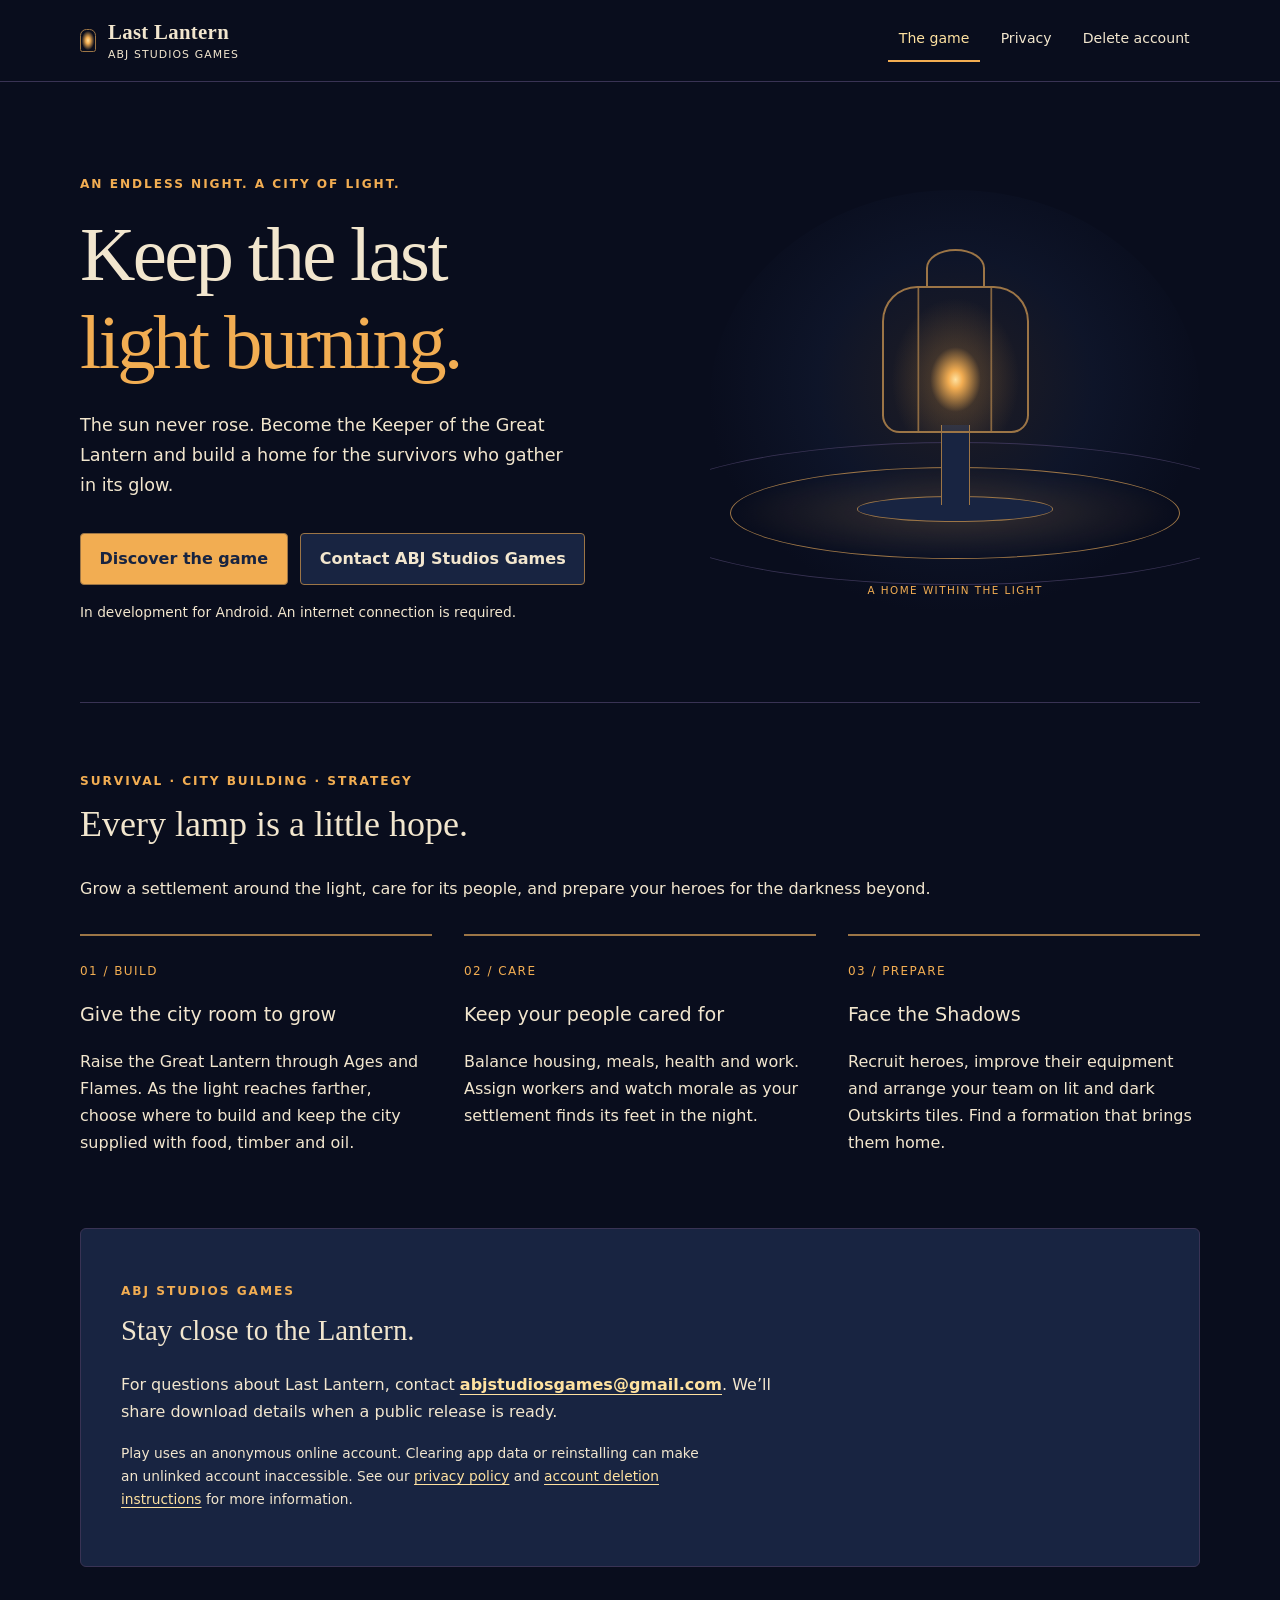
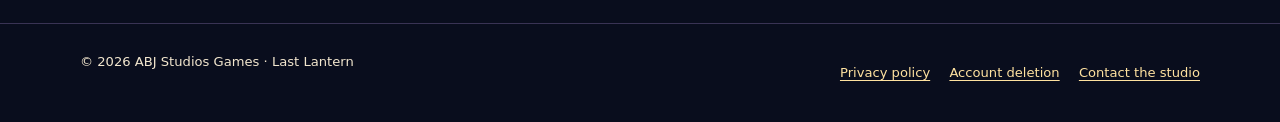
<file: index.html>
<!doctype html>
<html lang="en">
<head>
  <meta charset="utf-8">
  <meta name="viewport" content="width=device-width, initial-scale=1">
  <meta name="description" content="Build a city of light, care for survivors and face the Shadows. Last Lantern is an Android strategy game in development by ABJ Studios Games.">
  <meta name="referrer" content="no-referrer">
  <meta http-equiv="Content-Security-Policy" content="default-src 'none'; style-src 'self'; img-src 'self'; font-src 'none'; script-src 'none'; connect-src 'none'; object-src 'none'; base-uri 'none'; form-action 'none'">
  <meta name="theme-color" content="#090D1D">
  <title>Keep the last light burning — Last Lantern</title>
  <link rel="canonical" href="https://abjstudiosgames.github.io/lastlantern-site/index.html">
  <link rel="stylesheet" href="styles.css">
</head>
<body>
  <a class="skip-link" href="#main">Skip to content</a>
  <header class="site-header">
    <div class="container header-inner">
      <a class="brand" href="https://abjstudiosgames.github.io/lastlantern-site/index.html"><span class="brand-mark" aria-hidden="true"></span><span><strong>Last Lantern</strong><small>ABJ Studios Games</small></span></a>
      <nav aria-label="Main navigation">
        <a href="https://abjstudiosgames.github.io/lastlantern-site/index.html" aria-current="page">The game</a>
        <a href="https://abjstudiosgames.github.io/lastlantern-site/privacy.html">Privacy</a>
        <a href="https://abjstudiosgames.github.io/lastlantern-site/delete-account.html">Delete account</a>
      </nav>
    </div>
  </header>
  <main id="main" class="container landing" tabindex="-1">
    <section class="hero" aria-labelledby="game-title">
      <div>
        <p class="eyebrow">An endless night. A city of light.</p>
        <h1 id="game-title">Keep the last<br><em>light burning.</em></h1>
        <p class="lede">The sun never rose. Become the Keeper of the Great Lantern and build a home for the survivors who gather in its glow.</p>
        <div class="actions"><a class="button" href="#the-game">Discover the game</a><a class="button secondary" href="mailto:abjstudiosgames@gmail.com?subject=Last%20Lantern%20enquiry">Contact ABJ Studios Games</a></div>
        <p class="small">In development for Android. An internet connection is required.</p>
      </div>
      <div class="lamp-scene" aria-hidden="true"><div class="horizon outer"></div><div class="horizon"></div><div class="lamp-base"></div><div class="lamp-post"></div><div class="lamp-cage"></div><div class="lamp-handle"></div><p class="scene-caption">A home within the light</p></div>
    </section>
    <section class="feature-section" id="the-game" aria-labelledby="features-title">
      <p class="eyebrow">Survival · City building · Strategy</p>
      <h2 id="features-title">Every lamp is a little hope.</h2>
      <p>Grow a settlement around the light, care for its people, and prepare your heroes for the darkness beyond.</p>
      <div class="features">
        <article class="feature"><span class="number">01 / BUILD</span><h3>Give the city room to grow</h3><p>Raise the Great Lantern through Ages and Flames. As the light reaches farther, choose where to build and keep the city supplied with food, timber and oil.</p></article>
        <article class="feature"><span class="number">02 / CARE</span><h3>Keep your people cared for</h3><p>Balance housing, meals, health and work. Assign workers and watch morale as your settlement finds its feet in the night.</p></article>
        <article class="feature"><span class="number">03 / PREPARE</span><h3>Face the Shadows</h3><p>Recruit heroes, improve their equipment and arrange your team on lit and dark Outskirts tiles. Find a formation that brings them home.</p></article>
      </div>
    </section>
    <section class="support-panel" aria-labelledby="support-title">
      <p class="eyebrow">ABJ Studios Games</p><h2 id="support-title">Stay close to the Lantern.</h2>
      <p>For questions about Last Lantern, contact <a class="email" href="mailto:abjstudiosgames@gmail.com">abjstudiosgames@gmail.com</a>. We’ll share download details when a public release is ready.</p>
      <p class="small">Play uses an anonymous online account. Clearing app data or reinstalling can make an unlinked account inaccessible. See our <a href="https://abjstudiosgames.github.io/lastlantern-site/privacy.html">privacy policy</a> and <a href="https://abjstudiosgames.github.io/lastlantern-site/delete-account.html">account deletion instructions</a> for more information.</p>
    </section>
  </main>
  <footer class="site-footer">
    <div class="container footer-inner">
      <p>© 2026 ABJ Studios Games · Last Lantern</p>
      <div class="footer-links"><a href="https://abjstudiosgames.github.io/lastlantern-site/privacy.html">Privacy policy</a><a href="https://abjstudiosgames.github.io/lastlantern-site/delete-account.html">Account deletion</a><a href="mailto:abjstudiosgames@gmail.com">Contact the studio</a></div>
    </div>
  </footer>
</body>
</html>
</file>
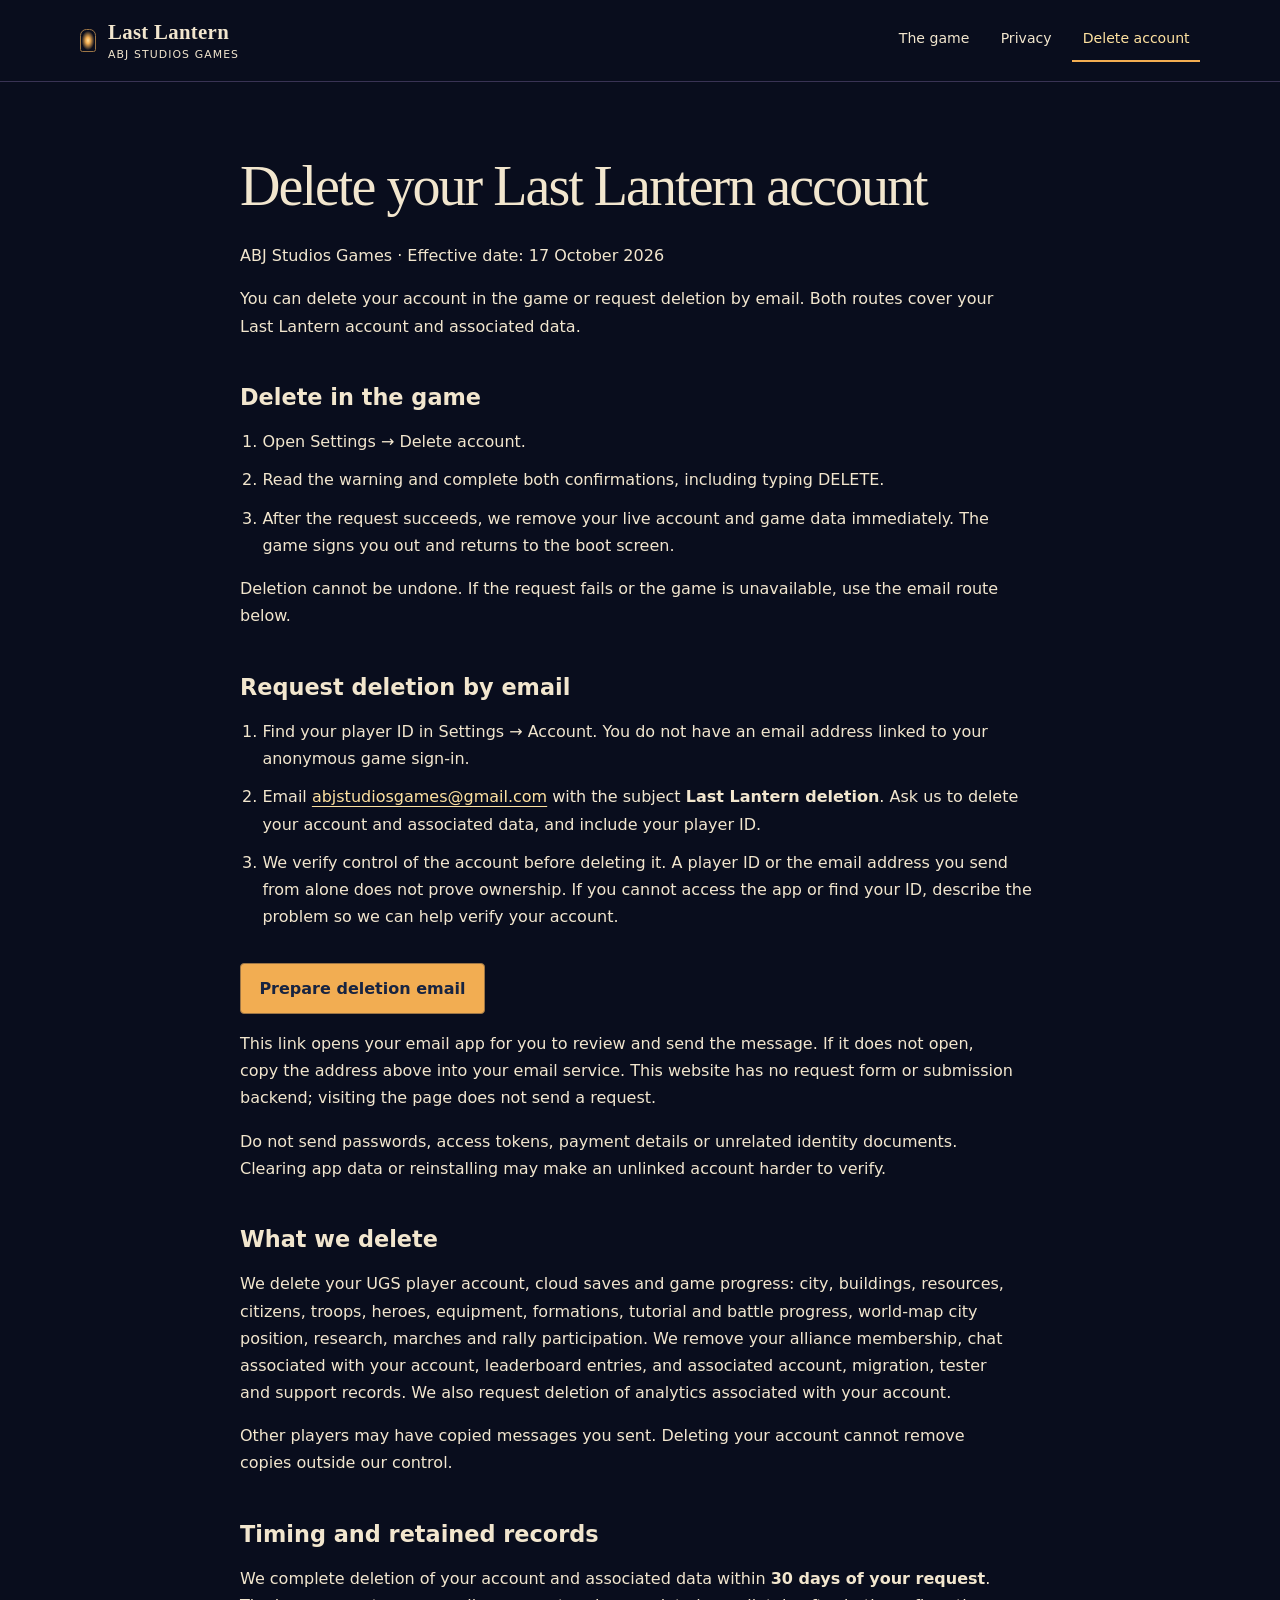
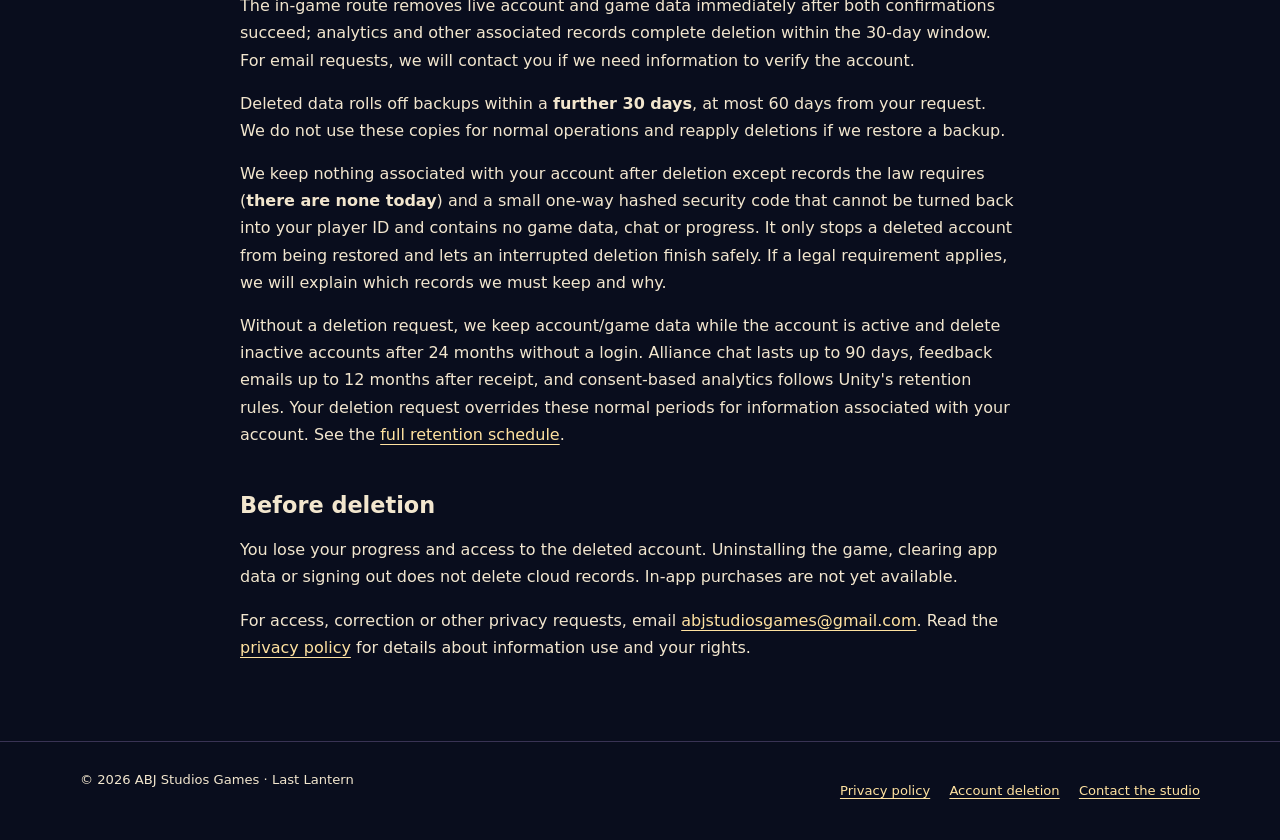
<file: delete-account.html>
<!doctype html>
<html lang="en">
<head>
  <meta charset="utf-8">
  <meta name="viewport" content="width=device-width, initial-scale=1">
  <meta name="description" content="Delete your Last Lantern account in game or request deletion by email. Learn what ABJ Studios Games deletes and how long it takes.">
  <meta name="referrer" content="no-referrer">
  <meta http-equiv="Content-Security-Policy" content="default-src 'none'; style-src 'self'; img-src 'self'; font-src 'none'; script-src 'none'; connect-src 'none'; object-src 'none'; base-uri 'none'; form-action 'none'">
  <meta name="theme-color" content="#090D1D">
  <title>Account deletion — Last Lantern</title>
  <link rel="canonical" href="https://abjstudiosgames.github.io/lastlantern-site/delete-account.html">
  <link rel="stylesheet" href="styles.css">
</head>
<body>
  <a class="skip-link" href="#main">Skip to content</a>
  <header class="site-header">
    <div class="container header-inner">
      <a class="brand" href="https://abjstudiosgames.github.io/lastlantern-site/index.html"><span class="brand-mark" aria-hidden="true"></span><span><strong>Last Lantern</strong><small>ABJ Studios Games</small></span></a>
      <nav aria-label="Main navigation">
        <a href="https://abjstudiosgames.github.io/lastlantern-site/index.html">The game</a>
        <a href="https://abjstudiosgames.github.io/lastlantern-site/privacy.html">Privacy</a>
        <a href="https://abjstudiosgames.github.io/lastlantern-site/delete-account.html" aria-current="page">Delete account</a>
      </nav>
    </div>
  </header>
  <main id="main" class="container document" tabindex="-1">
    <article>
<h1>Delete your Last Lantern account</h1>
<p>ABJ Studios Games · Effective date: 17 October 2026</p>
<p>You can delete your account in the game or request deletion by email. Both routes cover your Last Lantern account and associated data.</p>
<h2 id="in-game">Delete in the game</h2>
<ol>
<li>Open Settings → Delete account.</li>
<li>Read the warning and complete both confirmations, including typing DELETE.</li>
<li>After the request succeeds, we remove your live account and game data immediately. The game signs you out and returns to the boot screen.</li>
</ol>
<p>Deletion cannot be undone. If the request fails or the game is unavailable, use the email route below.</p>
<h2 id="email-request">Request deletion by email</h2>
<ol>
<li>Find your player ID in Settings → Account. You do not have an email address linked to your anonymous game sign-in.</li>
<li>Email <a href="mailto:abjstudiosgames@gmail.com?subject=Last%20Lantern%20deletion">abjstudiosgames@gmail.com</a> with the subject <strong>Last Lantern deletion</strong>. Ask us to delete your account and associated data, and include your player ID.</li>
<li>We verify control of the account before deleting it. A player ID or the email address you send from alone does not prove ownership. If you cannot access the app or find your ID, describe the problem so we can help verify your account.</li>
</ol>
<div class="actions"><a class="button" href="mailto:abjstudiosgames@gmail.com?subject=Last%20Lantern%20deletion&amp;body=Please%20delete%20my%20Last%20Lantern%20account%20and%20associated%20data.%0A%0APlayer%20ID%20from%20Settings%20%E2%86%92%20Account%3A%0A">Prepare deletion email</a></div>
<p>This link opens your email app for you to review and send the message. If it does not open, copy the address above into your email service. This website has no request form or submission backend; visiting the page does not send a request.</p>
<p>Do not send passwords, access tokens, payment details or unrelated identity documents. Clearing app data or reinstalling may make an unlinked account harder to verify.</p>
<h2 id="data">What we delete</h2>
<p>We delete your UGS player account, cloud saves and game progress: city, buildings, resources, citizens, troops, heroes, equipment, formations, tutorial and battle progress, world-map city position, research, marches and rally participation. We remove your alliance membership, chat associated with your account, leaderboard entries, and associated account, migration, tester and support records. We also request deletion of analytics associated with your account.</p>
<p>Other players may have copied messages you sent. Deleting your account cannot remove copies outside our control.</p>
<h2 id="timing">Timing and retained records</h2>
<p>We complete deletion of your account and associated data within <strong>30 days of your request</strong>. The in-game route removes live account and game data immediately after both confirmations succeed; analytics and other associated records complete deletion within the 30-day window. For email requests, we will contact you if we need information to verify the account.</p>
<p>Deleted data rolls off backups within a <strong>further 30 days</strong>, at most 60 days from your request. We do not use these copies for normal operations and reapply deletions if we restore a backup.</p>
<p>We keep nothing associated with your account after deletion except records the law requires (<strong>there are none today</strong>) and a small one-way hashed security code that cannot be turned back into your player ID and contains no game data, chat or progress. It only stops a deleted account from being restored and lets an interrupted deletion finish safely. If a legal requirement applies, we will explain which records we must keep and why.</p>
<p>Without a deletion request, we keep account/game data while the account is active and delete inactive accounts after 24 months without a login. Alliance chat lasts up to 90 days, feedback emails up to 12 months after receipt, and consent-based analytics follows Unity's retention rules. Your deletion request overrides these normal periods for information associated with your account. See the <a href="https://abjstudiosgames.github.io/lastlantern-site/privacy.html#how-long-we-keep-information">full retention schedule</a>.</p>
<h2 id="before-deletion">Before deletion</h2>
<p>You lose your progress and access to the deleted account. Uninstalling the game, clearing app data or signing out does not delete cloud records. In-app purchases are not yet available.</p>
<p>For access, correction or other privacy requests, email <a href="mailto:abjstudiosgames@gmail.com">abjstudiosgames@gmail.com</a>. Read the <a href="https://abjstudiosgames.github.io/lastlantern-site/privacy.html">privacy policy</a> for details about information use and your rights.</p>
    </article>
  </main>
  <footer class="site-footer">
    <div class="container footer-inner">
      <p>© 2026 ABJ Studios Games · Last Lantern</p>
      <div class="footer-links"><a href="https://abjstudiosgames.github.io/lastlantern-site/privacy.html">Privacy policy</a><a href="https://abjstudiosgames.github.io/lastlantern-site/delete-account.html">Account deletion</a><a href="mailto:abjstudiosgames@gmail.com">Contact the studio</a></div>
    </div>
  </footer>
</body>
</html>
</file>
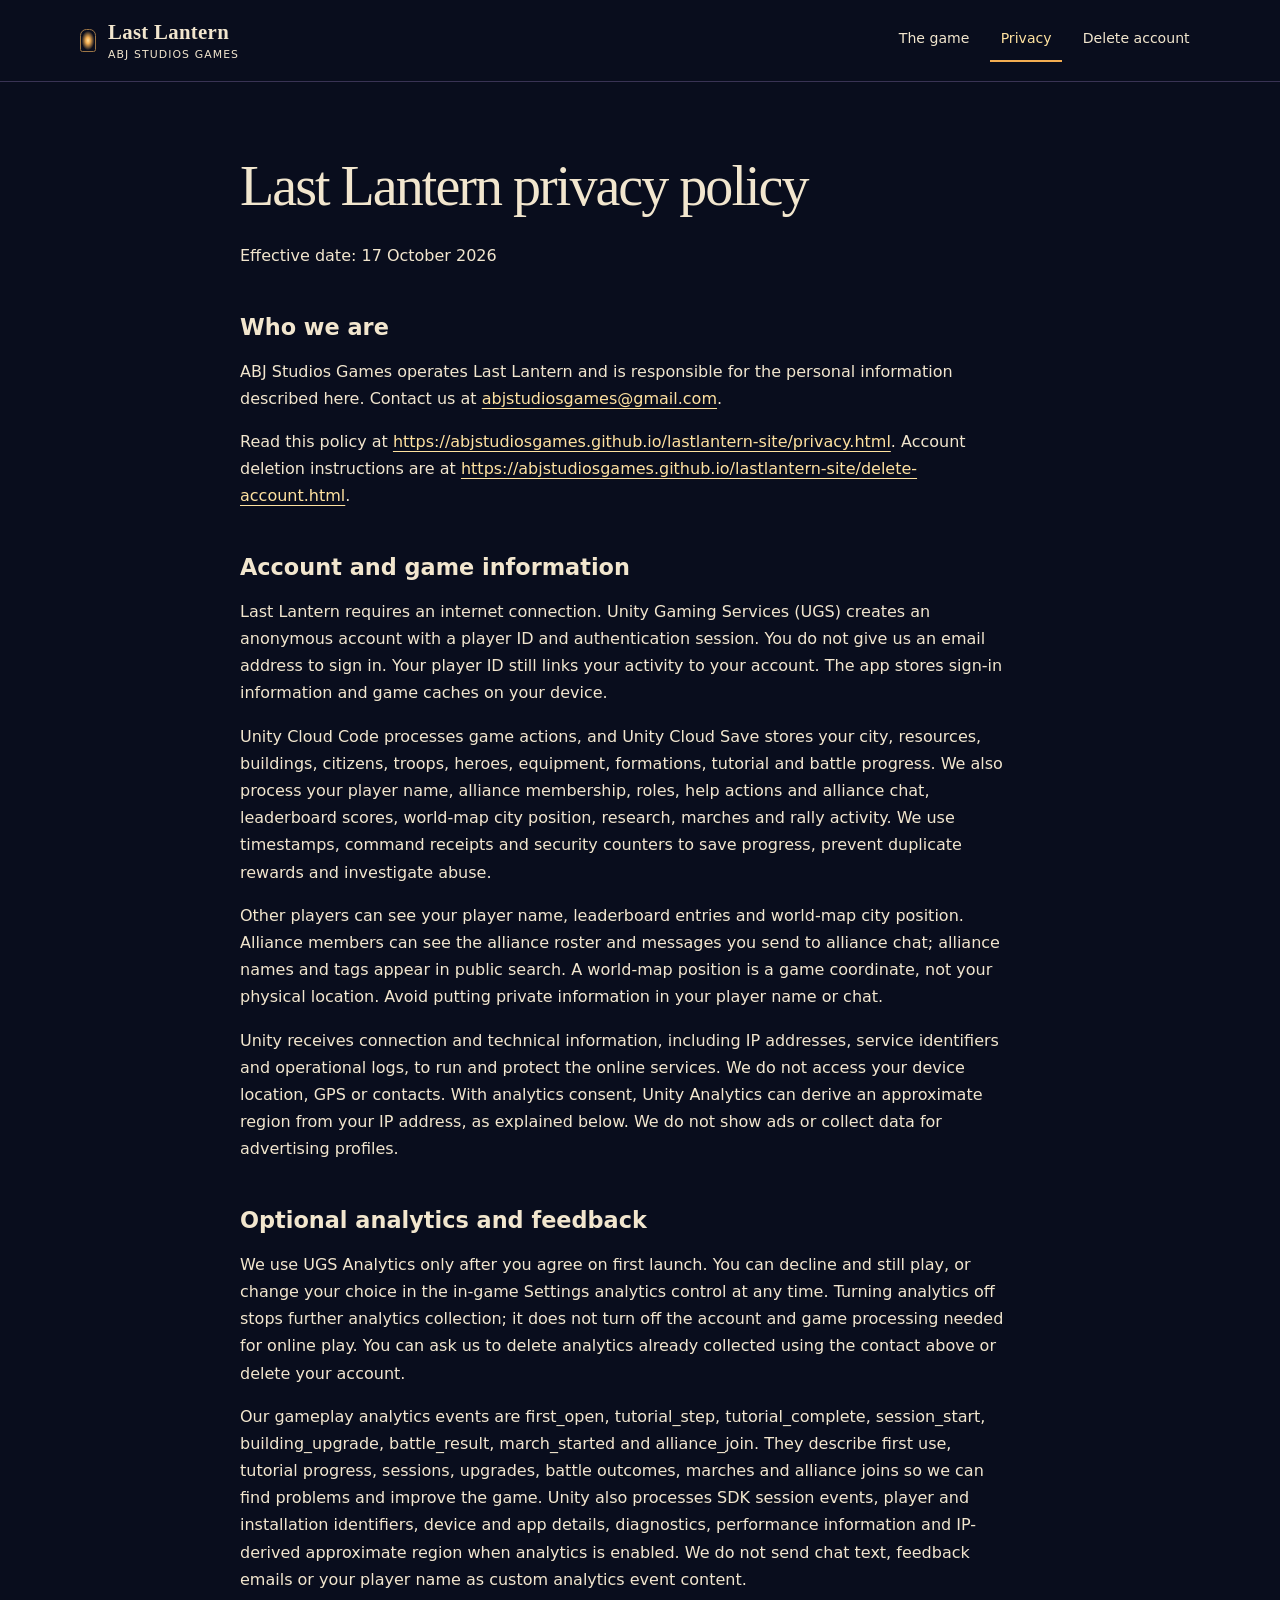
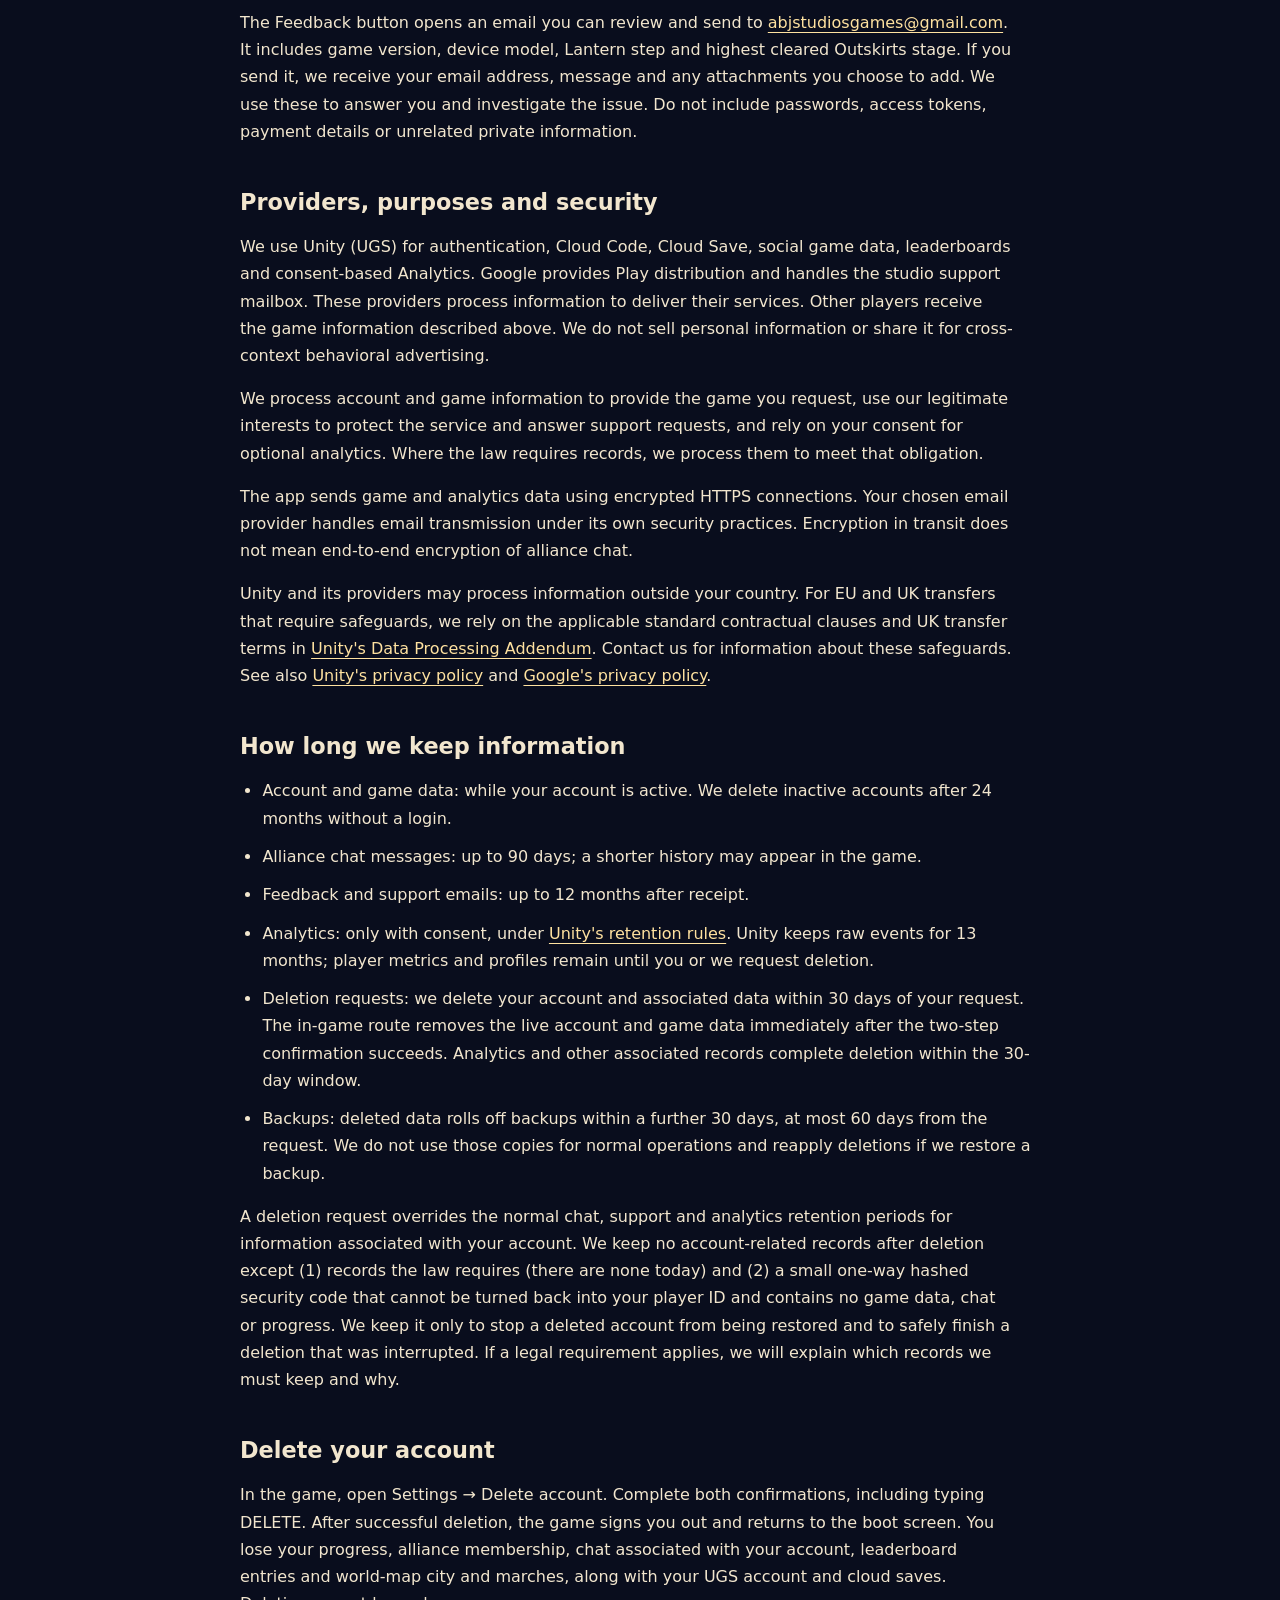
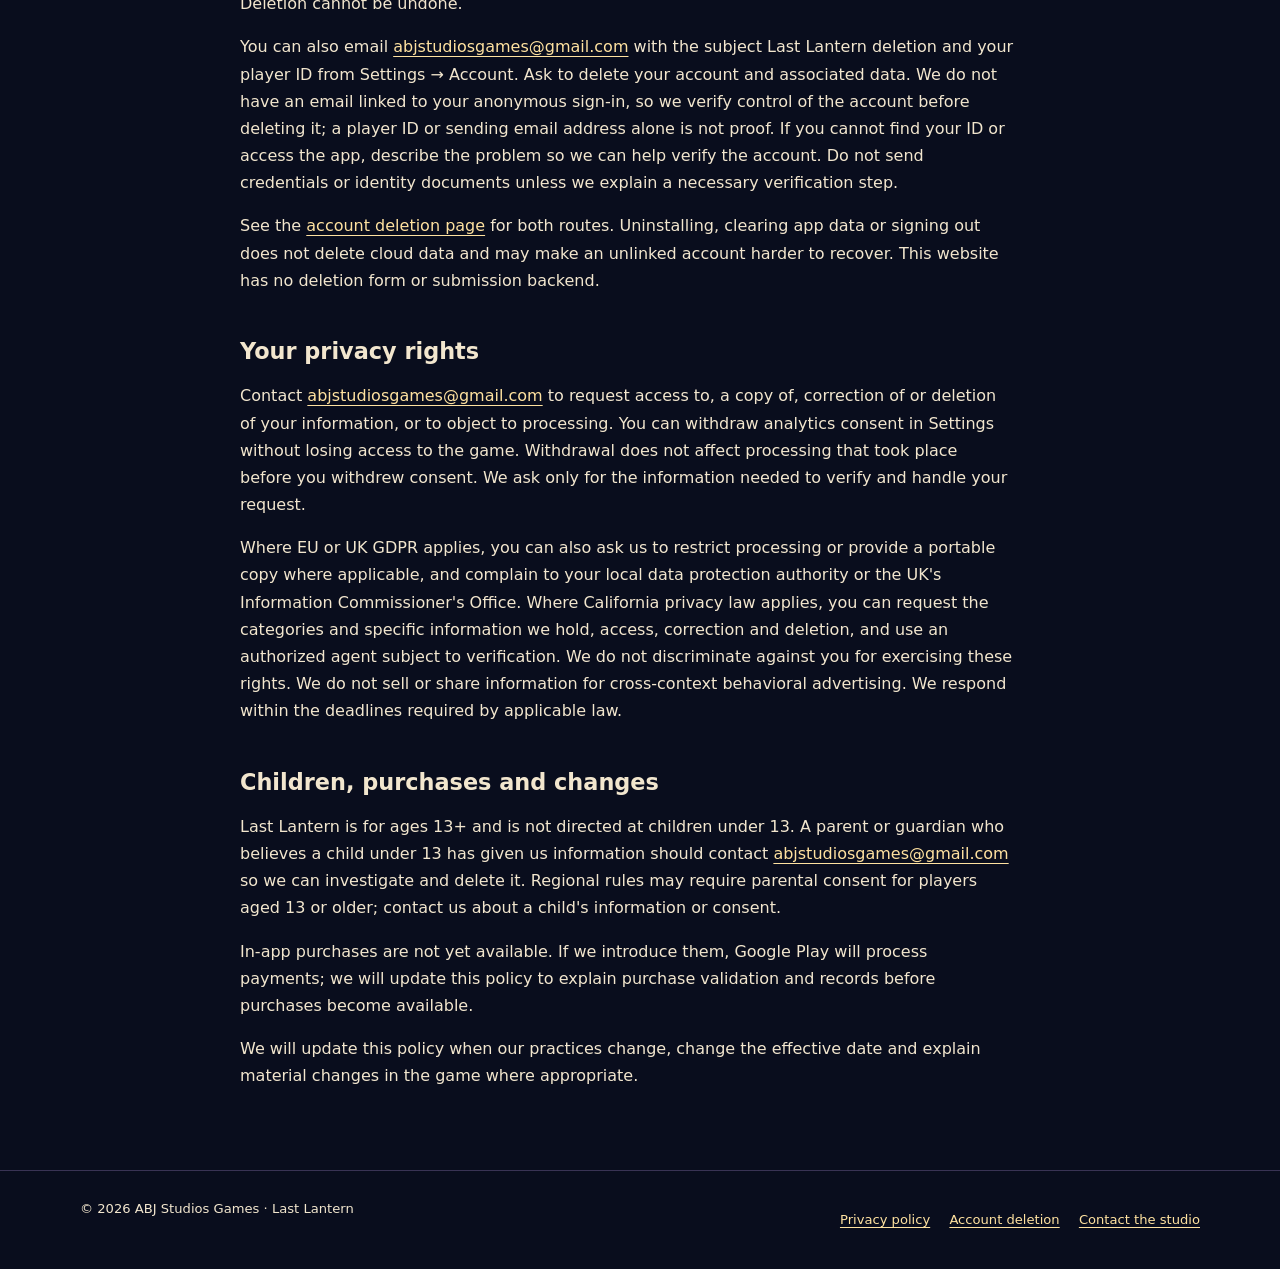
<file: privacy.html>
<!doctype html>
<html lang="en">
<head>
  <meta charset="utf-8">
  <meta name="viewport" content="width=device-width, initial-scale=1">
  <meta name="description" content="Last Lantern privacy policy from ABJ Studios Games: account data, optional analytics, retention, privacy rights and account deletion.">
  <meta name="referrer" content="no-referrer">
  <meta http-equiv="Content-Security-Policy" content="default-src 'none'; style-src 'self'; img-src 'self'; font-src 'none'; script-src 'none'; connect-src 'none'; object-src 'none'; base-uri 'none'; form-action 'none'">
  <meta name="theme-color" content="#090D1D">
  <title>Privacy policy — Last Lantern</title>
  <link rel="canonical" href="https://abjstudiosgames.github.io/lastlantern-site/privacy.html">
  <link rel="stylesheet" href="styles.css">
</head>
<body>
  <a class="skip-link" href="#main">Skip to content</a>
  <header class="site-header">
    <div class="container header-inner">
      <a class="brand" href="https://abjstudiosgames.github.io/lastlantern-site/index.html"><span class="brand-mark" aria-hidden="true"></span><span><strong>Last Lantern</strong><small>ABJ Studios Games</small></span></a>
      <nav aria-label="Main navigation">
        <a href="https://abjstudiosgames.github.io/lastlantern-site/index.html">The game</a>
        <a href="https://abjstudiosgames.github.io/lastlantern-site/privacy.html" aria-current="page">Privacy</a>
        <a href="https://abjstudiosgames.github.io/lastlantern-site/delete-account.html">Delete account</a>
      </nav>
    </div>
  </header>
  <main id="main" class="container document" tabindex="-1">
    <article>
<h1>Last Lantern privacy policy</h1>
<p>Effective date: 17 October 2026</p>
<h2 id="who-we-are">Who we are</h2>
<p>ABJ Studios Games operates Last Lantern and is responsible for the personal information described here. Contact us at <a href="mailto:abjstudiosgames@gmail.com">abjstudiosgames@gmail.com</a>.</p>
<p>Read this policy at <a href="https://abjstudiosgames.github.io/lastlantern-site/privacy.html">https://abjstudiosgames.github.io/lastlantern-site/privacy.html</a>. Account deletion instructions are at <a href="https://abjstudiosgames.github.io/lastlantern-site/delete-account.html">https://abjstudiosgames.github.io/lastlantern-site/delete-account.html</a>.</p>
<h2 id="account-and-game-information">Account and game information</h2>
<p>Last Lantern requires an internet connection. Unity Gaming Services (UGS) creates an anonymous account with a player ID and authentication session. You do not give us an email address to sign in. Your player ID still links your activity to your account. The app stores sign-in information and game caches on your device.</p>
<p>Unity Cloud Code processes game actions, and Unity Cloud Save stores your city, resources, buildings, citizens, troops, heroes, equipment, formations, tutorial and battle progress. We also process your player name, alliance membership, roles, help actions and alliance chat, leaderboard scores, world-map city position, research, marches and rally activity. We use timestamps, command receipts and security counters to save progress, prevent duplicate rewards and investigate abuse.</p>
<p>Other players can see your player name, leaderboard entries and world-map city position. Alliance members can see the alliance roster and messages you send to alliance chat; alliance names and tags appear in public search. A world-map position is a game coordinate, not your physical location. Avoid putting private information in your player name or chat.</p>
<p>Unity receives connection and technical information, including IP addresses, service identifiers and operational logs, to run and protect the online services. We do not access your device location, GPS or contacts. With analytics consent, Unity Analytics can derive an approximate region from your IP address, as explained below. We do not show ads or collect data for advertising profiles.</p>
<h2 id="optional-analytics-and-feedback">Optional analytics and feedback</h2>
<p>We use UGS Analytics only after you agree on first launch. You can decline and still play, or change your choice in the in-game Settings analytics control at any time. Turning analytics off stops further analytics collection; it does not turn off the account and game processing needed for online play. You can ask us to delete analytics already collected using the contact above or delete your account.</p>
<p>Our gameplay analytics events are first_open, tutorial_step, tutorial_complete, session_start, building_upgrade, battle_result, march_started and alliance_join. They describe first use, tutorial progress, sessions, upgrades, battle outcomes, marches and alliance joins so we can find problems and improve the game. Unity also processes SDK session events, player and installation identifiers, device and app details, diagnostics, performance information and IP-derived approximate region when analytics is enabled. We do not send chat text, feedback emails or your player name as custom analytics event content.</p>
<p>The Feedback button opens an email you can review and send to <a href="mailto:abjstudiosgames@gmail.com">abjstudiosgames@gmail.com</a>. It includes game version, device model, Lantern step and highest cleared Outskirts stage. If you send it, we receive your email address, message and any attachments you choose to add. We use these to answer you and investigate the issue. Do not include passwords, access tokens, payment details or unrelated private information.</p>
<h2 id="providers-purposes-and-security">Providers, purposes and security</h2>
<p>We use Unity (UGS) for authentication, Cloud Code, Cloud Save, social game data, leaderboards and consent-based Analytics. Google provides Play distribution and handles the studio support mailbox. These providers process information to deliver their services. Other players receive the game information described above. We do not sell personal information or share it for cross-context behavioral advertising.</p>
<p>We process account and game information to provide the game you request, use our legitimate interests to protect the service and answer support requests, and rely on your consent for optional analytics. Where the law requires records, we process them to meet that obligation.</p>
<p>The app sends game and analytics data using encrypted HTTPS connections. Your chosen email provider handles email transmission under its own security practices. Encryption in transit does not mean end-to-end encryption of alliance chat.</p>
<p>Unity and its providers may process information outside your country. For EU and UK transfers that require safeguards, we rely on the applicable standard contractual clauses and UK transfer terms in <a href="https://unity.com/legal/unity-data-processing-addendum-dpa">Unity's Data Processing Addendum</a>. Contact us for information about these safeguards. See also <a href="https://unity.com/legal/privacy-policy">Unity's privacy policy</a> and <a href="https://policies.google.com/privacy">Google's privacy policy</a>.</p>
<h2 id="how-long-we-keep-information">How long we keep information</h2>
<ul>
<li>Account and game data: while your account is active. We delete inactive accounts after 24 months without a login.</li>
<li>Alliance chat messages: up to 90 days; a shorter history may appear in the game.</li>
<li>Feedback and support emails: up to 12 months after receipt.</li>
<li>Analytics: only with consent, under <a href="https://docs.unity.com/en-us/analytics/faq">Unity's retention rules</a>. Unity keeps raw events for 13 months; player metrics and profiles remain until you or we request deletion.</li>
<li>Deletion requests: we delete your account and associated data within 30 days of your request. The in-game route removes the live account and game data immediately after the two-step confirmation succeeds. Analytics and other associated records complete deletion within the 30-day window.</li>
<li>Backups: deleted data rolls off backups within a further 30 days, at most 60 days from the request. We do not use those copies for normal operations and reapply deletions if we restore a backup.</li>
</ul>
<p>A deletion request overrides the normal chat, support and analytics retention periods for information associated with your account. We keep no account-related records after deletion except (1) records the law requires (there are none today) and (2) a small one-way hashed security code that cannot be turned back into your player ID and contains no game data, chat or progress. We keep it only to stop a deleted account from being restored and to safely finish a deletion that was interrupted. If a legal requirement applies, we will explain which records we must keep and why.</p>
<h2 id="delete-your-account">Delete your account</h2>
<p>In the game, open Settings → Delete account. Complete both confirmations, including typing DELETE. After successful deletion, the game signs you out and returns to the boot screen. You lose your progress, alliance membership, chat associated with your account, leaderboard entries and world-map city and marches, along with your UGS account and cloud saves. Deletion cannot be undone.</p>
<p>You can also email <a href="mailto:abjstudiosgames@gmail.com">abjstudiosgames@gmail.com</a> with the subject Last Lantern deletion and your player ID from Settings → Account. Ask to delete your account and associated data. We do not have an email linked to your anonymous sign-in, so we verify control of the account before deleting it; a player ID or sending email address alone is not proof. If you cannot find your ID or access the app, describe the problem so we can help verify the account. Do not send credentials or identity documents unless we explain a necessary verification step.</p>
<p>See the <a href="https://abjstudiosgames.github.io/lastlantern-site/delete-account.html">account deletion page</a> for both routes. Uninstalling, clearing app data or signing out does not delete cloud data and may make an unlinked account harder to recover. This website has no deletion form or submission backend.</p>
<h2 id="your-privacy-rights">Your privacy rights</h2>
<p>Contact <a href="mailto:abjstudiosgames@gmail.com">abjstudiosgames@gmail.com</a> to request access to, a copy of, correction of or deletion of your information, or to object to processing. You can withdraw analytics consent in Settings without losing access to the game. Withdrawal does not affect processing that took place before you withdrew consent. We ask only for the information needed to verify and handle your request.</p>
<p>Where EU or UK GDPR applies, you can also ask us to restrict processing or provide a portable copy where applicable, and complain to your local data protection authority or the UK's Information Commissioner's Office. Where California privacy law applies, you can request the categories and specific information we hold, access, correction and deletion, and use an authorized agent subject to verification. We do not discriminate against you for exercising these rights. We do not sell or share information for cross-context behavioral advertising. We respond within the deadlines required by applicable law.</p>
<h2 id="children-purchases-and-changes">Children, purchases and changes</h2>
<p>Last Lantern is for ages 13+ and is not directed at children under 13. A parent or guardian who believes a child under 13 has given us information should contact <a href="mailto:abjstudiosgames@gmail.com">abjstudiosgames@gmail.com</a> so we can investigate and delete it. Regional rules may require parental consent for players aged 13 or older; contact us about a child's information or consent.</p>
<p>In-app purchases are not yet available. If we introduce them, Google Play will process payments; we will update this policy to explain purchase validation and records before purchases become available.</p>
<p>We will update this policy when our practices change, change the effective date and explain material changes in the game where appropriate.</p>
    </article>
  </main>
  <footer class="site-footer">
    <div class="container footer-inner">
      <p>© 2026 ABJ Studios Games · Last Lantern</p>
      <div class="footer-links"><a href="https://abjstudiosgames.github.io/lastlantern-site/privacy.html">Privacy policy</a><a href="https://abjstudiosgames.github.io/lastlantern-site/delete-account.html">Account deletion</a><a href="mailto:abjstudiosgames@gmail.com">Contact the studio</a></div>
    </div>
  </footer>
</body>
</html>
</file>
<file: styles.css>
:root {
  color-scheme: dark;
  --void: #090D1D;
  --night-blue: #182441;
  --slate-violet: #393354;
  --shadow-edge: #74658E;
  --lamp-amber: #F2AD52;
  --wick-core: #FFE2A0;
  --old-brass: #9C7546;
  --wet-stone: #69727D;
  --warm-linen: #F2E6CE;
  --garden-green: #71937B;
  --danger-coral: #D9726B;
  --lens-teal: #69A7AF;
  font-family: system-ui, -apple-system, BlinkMacSystemFont, 'Segoe UI', sans-serif;
  font-size: 100%;
  line-height: 1.7;
  background: var(--void);
  color: var(--warm-linen);
}
* { box-sizing: border-box; }
body { margin: 0; overflow-wrap: anywhere; }
a { color: var(--wick-core); text-underline-offset: .22em; text-decoration-thickness: 1px; }
a:hover { color: var(--lamp-amber); }
a:focus-visible, [tabindex]:focus-visible { outline: 3px solid var(--wick-core); outline-offset: 5px; border-radius: 2px; }
.skip-link { position: absolute; left: 1rem; top: -10rem; padding: .65rem 1rem; z-index: 10; background: var(--lamp-amber); color: var(--void); }
.skip-link:focus { top: 1rem; color: var(--void); }
.container { width: min(1120px, calc(100% - 3rem)); margin-inline: auto; }
.site-header { border-bottom: 1px solid var(--slate-violet); }
.header-inner { display: flex; flex-wrap: wrap; align-items: center; justify-content: space-between; gap: .8rem 2rem; padding-block: 1.15rem; }
.brand { display: inline-flex; align-items: center; gap: .75rem; color: var(--warm-linen); text-decoration: none; line-height: 1.25; }
.brand-mark { width: 1rem; height: 1.4rem; border: 1px solid var(--old-brass); border-radius: .4rem .4rem .15rem .15rem; background: radial-gradient(ellipse, var(--wick-core) 0%, var(--lamp-amber) 22%, transparent 65%); }
.brand strong { display: block; font-family: Georgia, 'Times New Roman', serif; font-size: 1.3rem; letter-spacing: .015em; }
.brand small { display: block; font-size: .68rem; letter-spacing: .1em; margin-top: .2rem; text-transform: uppercase; }
nav { display: flex; flex-wrap: wrap; gap: .25rem .65rem; }
nav a { display: inline-flex; align-items: center; padding: .55rem .65rem; min-height: 44px; color: var(--warm-linen); font-size: .88rem; text-decoration: none; border-bottom: 2px solid transparent; }
nav a[aria-current='page'] { color: var(--wick-core); border-bottom-color: var(--lamp-amber); }
.hero { position: relative; display: grid; grid-template-columns: 1.1fr .9fr; gap: 2rem; align-items: center; padding-block: 5rem 4rem; }
.eyebrow { color: var(--lamp-amber); font-size: .76rem; letter-spacing: .16em; text-transform: uppercase; font-weight: 650; }
h1, h2, h3 { line-height: 1.15; font-weight: 500; }
h1, .landing h2 { font-family: Georgia, 'Times New Roman', serif; }
h1 { font-size: clamp(2.5rem, 6vw, 4.9rem); letter-spacing: -.035em; margin: 1rem 0 1.5rem; }
h1 em { color: var(--lamp-amber); font-style: normal; }
.lede { font-size: 1.1rem; max-width: 44ch; }
.actions { display: flex; flex-wrap: wrap; gap: .8rem; margin-block: 2rem 1rem; }
.button { display: inline-flex; align-items: center; justify-content: center; min-height: 48px; padding: .7rem 1.15rem; border: 1px solid var(--old-brass); border-radius: 4px; text-align: center; font-weight: 650; text-decoration: none; color: var(--night-blue); background: var(--lamp-amber); }
.button:hover { color: var(--void); background: var(--wick-core); }
.button.secondary { background: var(--night-blue); color: var(--warm-linen); }
.button.secondary:hover { background: var(--slate-violet); }
.small { font-size: .86rem; }
.lamp-scene { position: relative; min-height: 420px; overflow: hidden; border-radius: 50% 50% 5% 5%; background: radial-gradient(ellipse at 50% 46%, #F2AD521A 0%, #18244155 40%, transparent 72%); }
.lamp-scene .horizon { position: absolute; inset: auto 4% 12%; height: 22%; border: 1px solid var(--old-brass); border-radius: 50%; background: radial-gradient(ellipse, #F2AD522B, transparent 70%); }
.lamp-scene .horizon.outer { inset: auto -14% 6%; height: 34%; border-color: var(--slate-violet); background: none; }
.lamp-base { position: absolute; width: 40%; height: 6%; left: 30%; bottom: 21%; border: 1px solid var(--old-brass); background: var(--night-blue); border-radius: 50%; }
.lamp-post { position: absolute; height: 19%; width: 6%; left: 47%; bottom: 25%; background: var(--night-blue); border-inline: 1px solid var(--old-brass); }
.lamp-cage { position: absolute; width: 30%; height: 35%; left: 35%; bottom: 42%; border: 2px solid var(--old-brass); border-radius: 24% 24% 12% 12%; background: linear-gradient(90deg, transparent 23%, var(--old-brass) 24%, transparent 25%, transparent 74%, var(--old-brass) 75%, transparent 76%), radial-gradient(ellipse at 50% 64%, var(--wick-core) 0%, var(--lamp-amber) 7%, #F2AD522B 25%, transparent 63%); }
.lamp-handle { position: absolute; left: 44%; bottom: 77%; width: 12%; height: 9%; border: 2px solid var(--old-brass); border-bottom: 0; border-radius: 50% 50% 0 0; }
.scene-caption { position: absolute; bottom: 0; width: 100%; text-align: center; font-size: .65rem; letter-spacing: .14em; text-transform: uppercase; color: var(--lamp-amber); }
.feature-section { border-top: 1px solid var(--slate-violet); padding-block: 3.5rem; }
.feature-section h2 { font-size: 2.25rem; margin-top: 0; }
.features { display: grid; grid-template-columns: repeat(3, 1fr); gap: 2rem; margin-top: 2rem; }
.feature { border-top: 2px solid var(--old-brass); padding-top: 1.25rem; }
.feature .number { font-size: .75rem; color: var(--lamp-amber); letter-spacing: .12em; }
.feature h3 { font-size: 1.2rem; line-height: 1.35; }
.support-panel { background: var(--night-blue); border: 1px solid var(--slate-violet); border-radius: 6px; padding: clamp(1.25rem, 4vw, 2.5rem); margin-block: 0 3.5rem; }
.support-panel h2 { margin-top: 0; font-size: 1.8rem; }
.support-panel p { max-width: 68ch; }
.document { max-width: 800px; padding-block: 3.5rem 4rem; }
.document h1 { font-size: clamp(2.2rem, 6vw, 3.5rem); }
.document h2 { margin-top: 2.7rem; margin-bottom: 1rem; font-size: 1.4rem; line-height: 1.3; font-weight: 650; scroll-margin-top: 1rem; }
.document h3 { font-size: 1.1rem; font-weight: 650; }
.document p, .document li { max-width: 76ch; }
.document li { margin-bottom: .7rem; }
.document ol, .document ul { padding-left: 1.4rem; }
.notice { margin-block: 1.5rem 2rem; padding: 1rem 1.2rem; border-left: 3px solid var(--lamp-amber); background: var(--night-blue); }
.notice p { margin: .3rem 0; }
.notice strong { color: var(--wick-core); }
.meta { font-size: .85rem; }
.toc { background: var(--night-blue); border: 1px solid var(--slate-violet); padding: 1rem 1.25rem; border-radius: 4px; }
.toc ul { margin-bottom: .4rem; }
.table-wrap { width: 100%; overflow-x: auto; }
table { width: 100%; border-collapse: collapse; font-size: .9rem; margin-block: 1rem; }
th, td { padding: .8rem .75rem; border: 1px solid var(--slate-violet); text-align: left; vertical-align: top; }
th { background: var(--night-blue); color: var(--wick-core); }
th:first-child { width: 35%; }
code { font-family: ui-monospace, Consolas, monospace; font-size: .92em; }
.email { font-weight: 650; }
.site-footer { border-top: 1px solid var(--slate-violet); padding-block: 1.7rem; font-size: .82rem; }
.footer-inner { display: flex; justify-content: space-between; flex-wrap: wrap; gap: .75rem 2rem; }
.footer-inner p { margin: 0; }
.footer-links { display: flex; flex-wrap: wrap; gap: .5rem 1.2rem; }
.footer-links a { display: inline-flex; align-items: center; min-height: 44px; }
@media (max-width: 720px) {
  .hero { grid-template-columns: 1fr; gap: 1rem; padding-block: 3rem 2.5rem; }
  .hero h1 { max-width: 12ch; }
  .lamp-scene { min-height: 310px; max-width: 400px; width: 100%; margin-inline: auto; }
  .features { grid-template-columns: 1fr; gap: 1.5rem; }
  .feature h3 { margin-top: .65rem; }
  .document { padding-top: 2rem; }
}
@media (max-width: 380px) {
  .container { width: calc(100% - 2rem); }
  nav { gap: .1rem .2rem; }
  nav a { padding-inline: .4rem; }
  th, td { padding: .65rem .5rem; }
}
@media (prefers-reduced-motion: reduce) {
  *, *::before, *::after { scroll-behavior: auto !important; }
}
@media (forced-colors: active) {
  .button, .notice, .feature, nav a[aria-current='page'] { border: 1px solid CanvasText; }
  .lamp-scene { display: none; }
}
@media print {
  :root { color-scheme: light; background: white; color: black; }
  .site-header, .site-footer, .skip-link, .lamp-scene, .actions, .toc { display: none; }
  .container { width: 100%; }
  a { color: black; }
  .notice, th { background: none; color: black; }
  .notice strong, th { color: black; }
  .document { max-width: none; padding: 0; }
}
</file>
